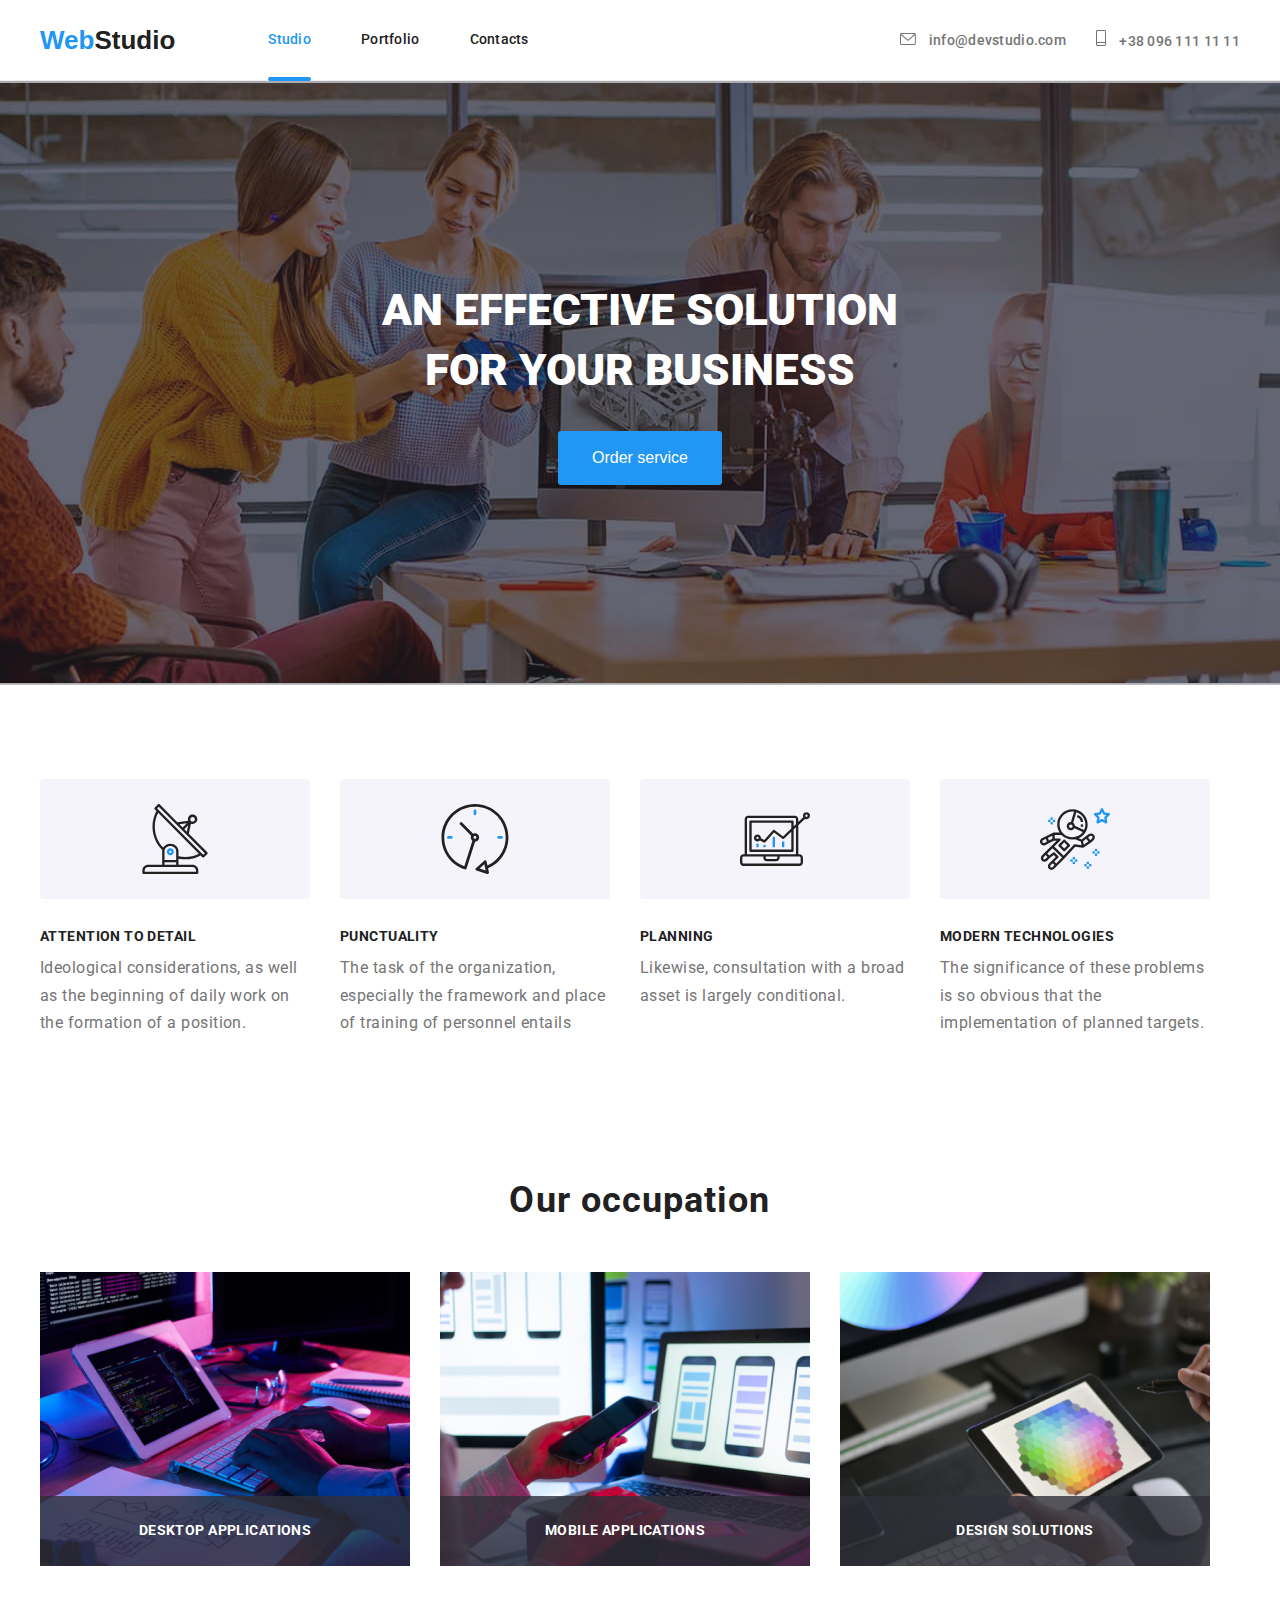
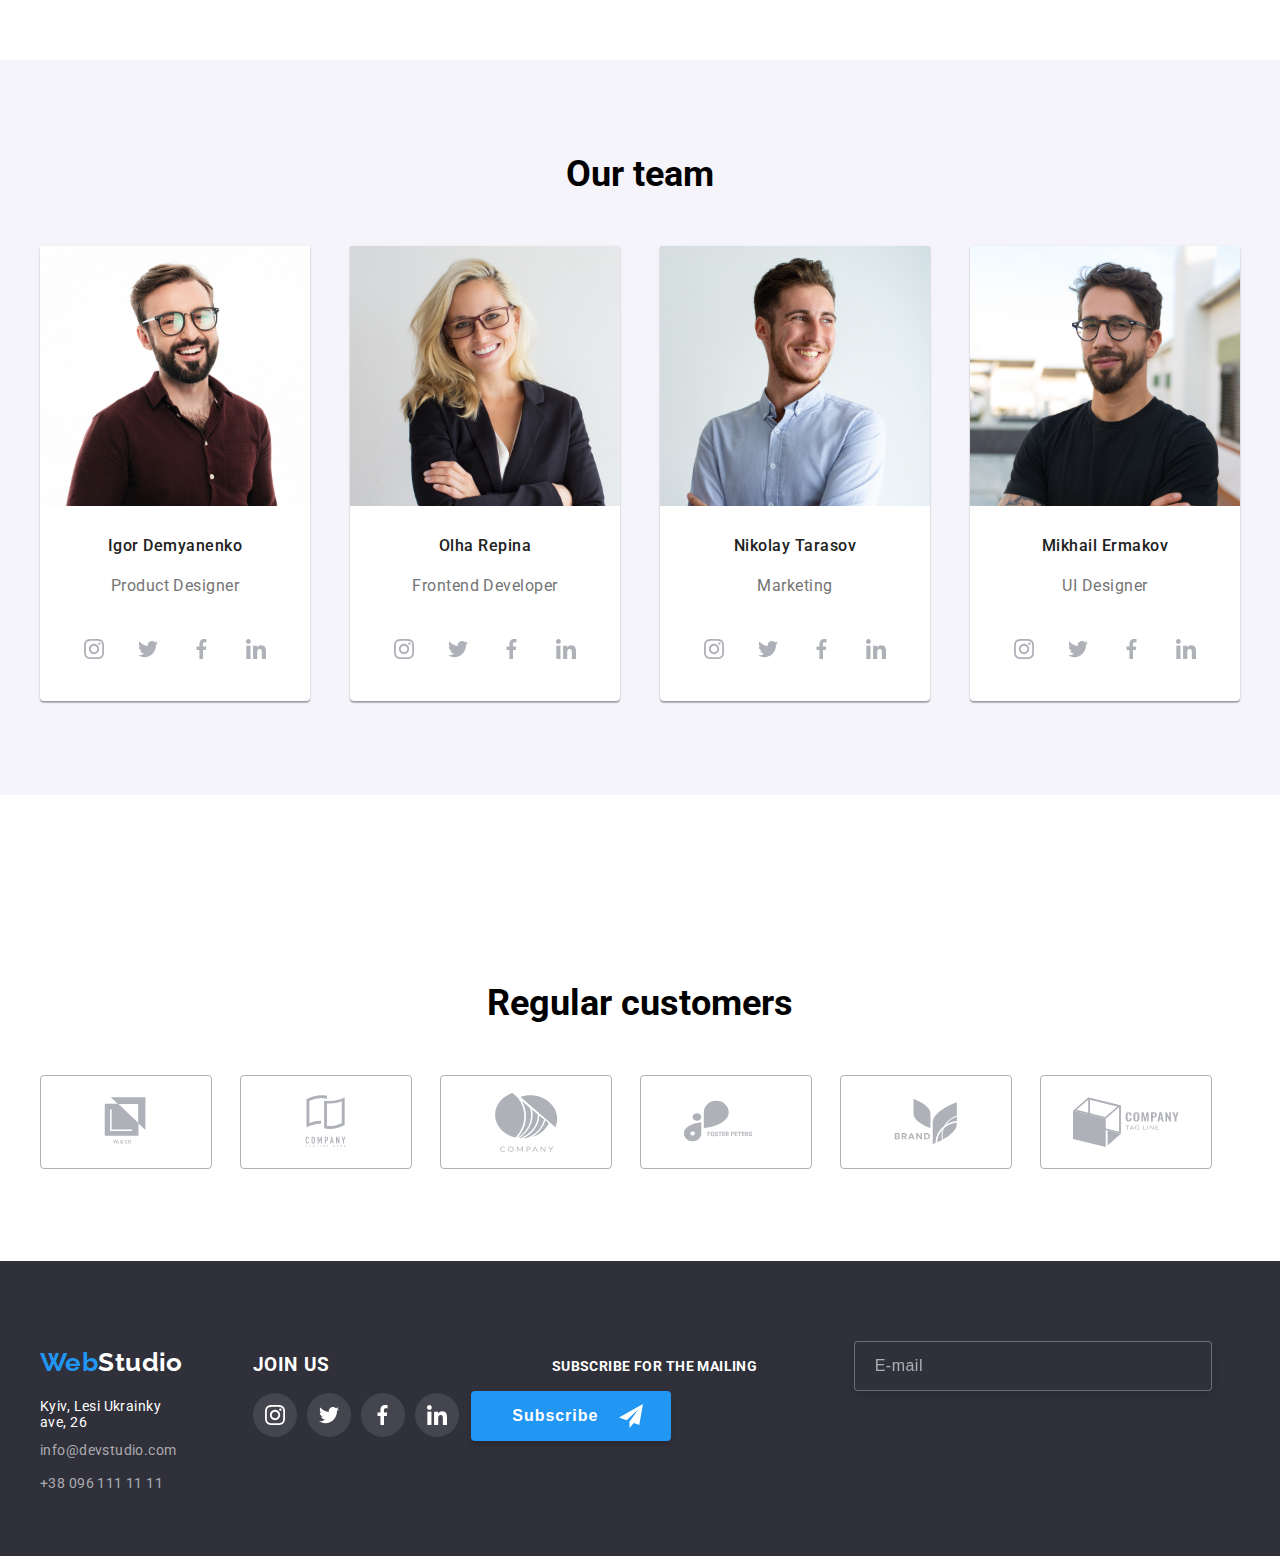
<file: index.html>
<!DOCTYPE html>
<html lang="en">

<head>
    <meta charset="UTF-8">
    <link rel="stylesheet" href="https://cdnjs.cloudflare.com/ajax/libs/modern-normalize/1.1.0/modern-normalize.min.css"
        integrity="sha512-wpPYUAdjBVSE4KJnH1VR1HeZfpl1ub8YT/NKx4PuQ5NmX2tKuGu6U/JRp5y+Y8XG2tV+wKQpNHVUX03MfMFn9Q=="
        crossorigin="anonymous" referrerpolicy="no-referrer" />
    <meta http-equiv="X-UA-Compatible" content="IE=edge">
    <meta name="viewport" content="width=device-width, initial-scale=1.0">
    <link rel="preconnect" href="https://fonts.googleapis.com">
    <link rel="preconnect" href="https://fonts.gstatic.com" crossorigin>
    <link rel="preconnect" href="https://fonts.googleapis.com">
    <link rel="preconnect" href="https://fonts.gstatic.com" crossorigin>
    <link
        href="https://fonts.googleapis.com/css2?family=Raleway:wght@700&family=Roboto:wght@400;500;700;900&display=swap"
        rel="stylesheet">
    <!-- <link> -->
    <link rel="stylesheet" href="css/style.css">
    <title>Studio</title>
</head>

<body>
    <!--Header-->
    <header class="header">
        <div class="container contacts-header">
        <nav class="nav">
            <a class="web-studio" href="index.html"><span class="web">Web</span>Studio
            </a>
            <ul class="site-nav item">
                <li class="item">
                    <a class="text-studio" href="#">Studio</a>
                </li>
                <li class="item">
                    <a class="text-portfolio" href="portfolio.html">Portfolio</a>
                </li>
                <li class="item">
                    <a class="contacts" href="#">Contacts</a>
                </li>
            </ul>
        </nav>
        <ul class="contacts-header item">
            <li class="item">
                <a class="mail-header" href="mailto:info@devstudio">
                    <svg class="icon-right" width='16' height='12'>
                        <use href="./images/spraits.svg#icon-mail"></use>
                    </svg>
                    info@devstudio.com</a>
            </li>
            <li class="item">
                <a class="tel-header" href="tel:+380961111111">
                    <svg class="icon-right" width="10" height="16">
                        <use href="./images/spraits.svg#smart"></use>
                    </svg>
                    +38 096 111 11 11</a>
            </li>
        </ul>
        </div>
    </header>
    <!--/Header-->

    <!--Banner-Content-->
    <main>
        <section class="banner">
            <div class="container">
            <h1 class="banner-text">AN EFFECTIVE SOLUTION <br> FOR YOUR BUSINESS
            </h1>
            <button class="btn-text-banner" type="button" data-modal-open>Order service
            </button>
            </div>
        </section>
        <!--/Banner-Content-->
        <!--Features-->
        <section class="section">
            <div class="container">
            <ul class="features">
                <li class="description-item">
                    <div class="icon-features">
                        <svg class="icons-feature" width="70" height="70">
                            <use href="./images/spraits.svg#antenna"></use>
                        </svg> 
                    </div>
                    <h3 class="text-features">Attention to detail</h3>
                    <p class="description">
                        Ideological considerations, as well as the beginning of daily work on the formation of a
                        position.
                    </p>
                </li>
                <li class="description-item">
                    <div class="icon-features">
                        <svg class="icons-feature" width="70" height="70">
                            <use href="./images/spraits.svg#clock"></use>
                        </svg>
                    </div>
                    <h3 class="text-features">Punctuality</h3>
                    <p class="description">
                        The task of the organization, especially the framework and place of training of personnel
                        entails
                    </p>
                </li>
                <li class="description-item">
                    <div class="icon-features">
                        <svg class="icons-feature" width="70" height="70">
                            <use href="./images/spraits.svg#diagram"></use>
                        </svg>
                    </div>
                    <h3 class="text-features">Planning</h3>
                    <p class="description">
                        Likewise, consultation with a broad asset is largely conditional.
                    </p>
                </li>
                <li class="description-item">
                    <div class="icon-features">
                        <svg class="icons-feature" width="70" height="70">
                            <use href="./images/spraits.svg#astronaut"></use>
                        </svg>
                    </div>
                    <h3 class="text-features">Modern technologies</h3>
                    <p class="description">
                        The significance of these problems is so obvious that the implementation of planned targets.
                    </p>
                </li>
            </ul>
            </div>
        </section>
        <!--/Features-->
        <!--Occupation-->
        <section>
            <div class="container">
            <h2 class="occupation">Our occupation</h2>
            <ul class="occupation-inner">
                <li class="item-occupation">
                    <div class="inner-occupation">
                        <img class="img-occupation" src="images/works-img1.jpg" alt="Aplication Development">
                        <h2 class="inner-text">
                            Desktop applications
                        </h2>
                    </div>
                </li>
    
                <li class="item-occupation">
                    <div class="inner-occupation">
                        <img class="img-occupation" src="images/works-img2.jpg" alt="Adaptation">
                        <h2 class="inner-text">
                            Mobile applications
                        </h2>
                    </div>
                </li>
                <li class="item-occupation">
                    <div class="inner-occupation">
                        <img class="img-occupation" src="images/works-img3.jpg" alt="Design Decoration">
                        <h2 class="inner-text">
                            Design solutions
                        </h2>
                    </div>
                </li>
            </ul>
            </div>
        </section>
        <!--/Occupation-->
        <!--Our-workers-->
        <section class="section section-inner">
            <div class="container">
            <h2 class="our-team">Our team</h2>
            <ul class="inner-team">
                <li class="team">
                    <img class="team-card" src="images/worker-img1.jpg" width="270" height="260" alt="Igor Demyanenko">
                    <div class="item-work">
                    <h3 class="developers-name">Igor Demyanenko</h3>
                    <p class="position">
                        Product Designer
                    </p>
                    <ul class="social-set">
                        <li class="item-social">
                            <a class="social-link" href="http://www.instagram.com/">
                                <svg class="item-socials" width="20" height="20">
                                    <use href="./images/spraits.svg#instagram"></use>
                                </svg>
                            </a>
                    
                        </li>
                        <li class="item-social">
                            <a class="social-link" href="https://twitter.com/">
                                <svg class="item-socials" width="20" height="20">
                                    <use href="./images/spraits.svg#twitter"></use>
                                </svg>
                            </a>
                        </li>
                        <li class="item-social">
                            <a class="social-link" href="https://www.facebook.com/">
                                <svg class="item-socials" width="20" height="20">
                                    <use href="./images/symbol-defs.svg#facebook"></use>
                                </svg>
                            </a>
                        </li>
                    
                        <li class="item-social">
                            <a class="social-link" href="https://www.linkedin.com/">
                                <svg class="item-socials" width="20" height="20">
                                    <use href="./images/spraits.svg#linkedin"></use>
                                </svg>
                            </a>
                        </li>
                    </ul>
                    </div>
                </li>
                <li class="team">
                    <img class="team-card" src="images/worker-img2.jpg" width="270" height="260" alt="Olha Repina">
                    <div class="item-work">
                    <h3 class="developers-name">Olha Repina</h3>
                    <p class="position">
                        Frontend Developer
                    </p>
                <ul class="social-set">
                    <li class="item-social">
                        <a class="social-link" href="http://www.instagram.com/">
                            <svg class="item-socials" width="20" height="20">
                                <use href="./images/spraits.svg#instagram"></use>
                            </svg>
                        </a>
                
                    </li>
                    <li class="item-social">
                        <a class="social-link" href="https://twitter.com/">
                            <svg class="item-socials" width="20" height="20">
                                <use href="./images/spraits.svg#twitter"></use>
                            </svg>
                        </a>
                    </li>
                    <li class="item-social">
                        <a class="social-link" href="https://www.facebook.com/">
                            <svg class="item-socials" width="20" height="20">
                                <use href="./images/symbol-defs.svg#facebook"></use>
                            </svg>
                        </a>
                    </li>
                
                    <li class="item-social">
                        <a class="social-link" href="https://www.linkedin.com/">
                            <svg class="item-socials" width="20" height="20">
                                <use href="./images/spraits.svg#linkedin"></use>
                            </svg>
                        </a>
                    </li>
                </ul>
                </div>
                </li>
                <li class="team">
                    <img class="team-card" src="images/worker-img3.jpg" width="270" height="260" alt="Nikolay Tarasov">
                    <div class="item-work">
                    <h3 class="developers-name">Nikolay Tarasov</h3>
                    <p class="position">Marketing</p>
                <ul class="social-set">
                    <li class="item-social">
                        <a class="social-link" href="http://www.instagram.com/">
                            <svg class="item-socials" width="20" height="20">
                                <use href="./images/spraits.svg#instagram"></use>
                            </svg>
                        </a>
                
                    </li>
                    <li class="item-social">
                        <a class="social-link" href="https://twitter.com/">
                            <svg class="item-socials" width="20" height="20">
                                <use href="./images/spraits.svg#twitter"></use>
                            </svg>
                        </a>
                    </li>
                    <li class="item-social">
                        <a class="social-link" href="https://www.facebook.com/">
                            <svg class="item-socials" width="20" height="20">
                                <use href="./images/symbol-defs.svg#facebook"></use>
                            </svg>
                        </a>
                    </li>
                
                    <li class="item-social">
                        <a class="social-link" href="https://www.linkedin.com/">
                            <svg class="item-socials" width="20" height="20">
                                <use href="./images/spraits.svg#linkedin"></use>
                            </svg>
                        </a>
                    </li>
                </ul>
                </div>
                </li>
                <li class="team">
                    <img class="team-card" src="images/worker-img4.jpg" width="270" height="260" alt="Mikhail Ermakov">
                    <div class="item-work">
                    <h3 class="developers-name">Mikhail Ermakov</h3>
                    <p class="position">UI Designer</p>
            <ul class="social-set">
                <li class="item-social">
                    <a class="social-link" href="http://www.instagram.com/">
                        <svg class="item-socials" width="20" height="20">
                            <use href="./images/spraits.svg#instagram"></use>
                        </svg>
                    </a>
            
                </li>
                <li class="item-social">
                    <a class="social-link" href="https://twitter.com/">
                        <svg class="item-socials" width="20" height="20">
                            <use href="./images/spraits.svg#twitter"></use>
                        </svg>
                    </a>
                </li>
                <li class="item-social">
                    <a class="social-link" href="https://www.facebook.com/">
                        <svg class="item-socials" width="20" height="20">
                            <use href="./images/symbol-defs.svg#facebook"></use>
                        </svg>
                    </a>
                </li>
            
                <li class="item-social">
                    <a class="social-link" href="https://www.linkedin.com/">
                        <svg class="item-socials" width="20" height="20">
                            <use href="./images/spraits.svg#linkedin"></use>
                        </svg>
                    </a>
                </li>
            </ul>
            </div>
                </li>
            </ul>
            </div>
        </section>

    <section class="section">
        <div class="container">
            <h2 class="customers">Regular customers</h2>
            <ul class="clients">
                <li class="item-clients">
    
                    <a class="link-company" href="">
                        <div class="inner-company">
                            <svg class="icon-company" width="106" height="60">
                                <use href="./images/spraits.svg#icon-company-1"></use>
                            </svg>
                        </div>
    
                    </a>
                </li>
                <li class="item-clients">
                    <div class="inner-company"></div>
                    <a class="link-company" href="">
                        <svg class="icon-company" width="106" height="60">
                            <use href="./images/spraits.svg#icon-company-2"></use>
                        </svg>
                    </a>
                </li>
                <li class="item-clients">
                    <div class="inner-company"></div>
                    <a class="link-company" href="">
                        <svg class="icon-company" width="106" height="60">
                            <use href="./images/spraits.svg#icon-company-3"></use>
                        </svg>
                    </a>
                </li>
                <li class="item-clients">
                    <div class="inner-company"></div>
                    <a class="link-company" href="">
                        <svg class="icon-company" width="106" height="60">
                            <use href="./images/symbol-company-5.svg#icon-company-4"></use>
                        </svg>
                    </a>
                </li>
                <li class="item-clients">
                    <div class="inner-company"></div>
                    <a class="link-company" href="">
                        <svg class="icon-company" width="106" height="60">
                            <use href="./images/spraits.svg#icon-company-5"></use>
                        </svg>
                    </a>
                </li>
                <li class="item-clients">
                    <div class="inner-company"></div>
                    <a class="link-company" href="">
                        <svg class="icon-company" width="106" height="60">
                            <use href="./images/spraits.svg#icon-company-6"></use>
                        </svg>
                    </a>
                </li>
            </ul>
        </div>
    </section>
    </main>
    <!--/Our-workers-->
    <!--Footer-->
    <footer class="footer section-footer">
        
        <div class="container main-footer">
        
            <div class="inner-address">
                <address class="address">
            <a class="web-studio-footer" href="#"><span class="web">Web</span>Studio</a>
            
            <a class="inner-address" href="https://goo.gl/maps/U2Tdcyb7d477dYDr9"> Kyiv, Lesi Ukrainky ave, 26</a>
            
            <a class="mail-footer" href="mailto:info@devstudio.com">info@devstudio.com</a>
            
            <a class="tel-footer" href="tel:+380961111111">+38 096 111 11 11</a>
        </address>
        </div>

        <div class="inner-icons">
            <h3 class="title-icons">
                JOIN US
            </h3>
            <ul class="inner-footer-social">
                <li class="item-footer-social"><a class="footer-social" href="">
                        <svg class="icon-social" width="20" height="20">
                            <use href="./images/spraits.svg#instagram"></use>
                        </svg>
                    </a>
                </li>
            
                <li class="item-footer-social">
                    <a class="footer-social" href="">
                        <svg class="icon-social" width="20" height="20">
                            <use href="./images/spraits.svg#twitter"></use>
                        </svg>
                    </a>
                </li>
            
                <li class="item-footer-social"><a class="footer-social" href="">
                        <svg class="icon-social" width="20" height="20">
                            <use href="./images/symbol-defs.svg#facebook"></use>
                        </svg>
                    </a>
                </li>
            
                <li class="item-footer-social"><a class="footer-social" href="">
                        <svg class="icon-social" width="20" height="20">
                            <use href="./images/spraits.svg#linkedin"></use>
                        </svg>
                    </a>
                </li>
            </ul>
        </div>
                <form>
                    <label class="title-mail-footer">Subscribe for the mailing
                        <input type="text" name="mail" id="" class="form-footer placeholder-footer" placeholder="E-mail">
                    </label>
                
                    <button type="submit" class="subscribe">Subscribe
                        
                        <svg class="icon-footer" width="24" height="24">
                            <use href="./images/spraits.svg#icon-send"></use>
                        </svg>
                        
                    </button>
                    
                </form>
        </div>
    </footer>
    <!--/Footer-->

    <div class="backdrop is-hidden" data-modal>
        <div class="window-form">
            <h3 class="modal-text">
                Leave your data, we will contact you
            </h3>
                <form action="#" class="input">
                
<label for="user_name" class="label-text">Name </label>
<span class="icons-form">
    <input type="text" name="name" class="input-form" required minlength="2" maxlength="12" id="user_name" />
    <svg class="icon-form" width="12" height="12">
        <use href="./images/spraits.svg#icon-name"></use>
    </svg>
</span>


<label for="user_tel" class="label-text">Phone number </label>
<span class="icons-form">
    <input type="text" name="tel" class="input-form" id="user_tel" required />
    <svg class="icon-form" width="13" height="13">
        <use href="./images/spraits.svg#icon-tel"></use>
    </svg>
</span>




<label for="user_mail" class="label-text">Mail</label>
<span class="icons-form">
    <input type="text" name="mail" class="input-form" id="user_mail" />
    <svg class="icon-form" width="15" height="12">
        <use href="./images/spraits.svg#mail"></use>
    </svg>
</span>

<label for="com-text" class="coment-text">Comments</label>
<textarea name="comment" class="area-input placeholder-text" placeholder="Введите текст" id="com-text"></textarea>

<div class="check">
    <input type="checkbox" name="policy" id="check" class="checkbox-modal visually-hidden">
    <label class="text-condition" for="check">
        <span class="check-label">
            <svg class="icon-check" width="11" height="9">
                <use href="./images/spraits.svg#icon-check"></use>
            </svg>
        </span>
        I subscribe to the mailing and accept <a class="link-condition" href=""> Terms of Use</a></label>
</div>
<button type="submit" class="btn-submit">Send</button>

</form>

<button class="inner-win" data-modal-close>

    <svg class="close-win" width="11" height="11">
        <use href="./images/win-close.svg#icon-close"></use>
    </svg>
</button>
</div>

</div>


<script src="./js/modal.js"></script>
</body>
</html>
</file>
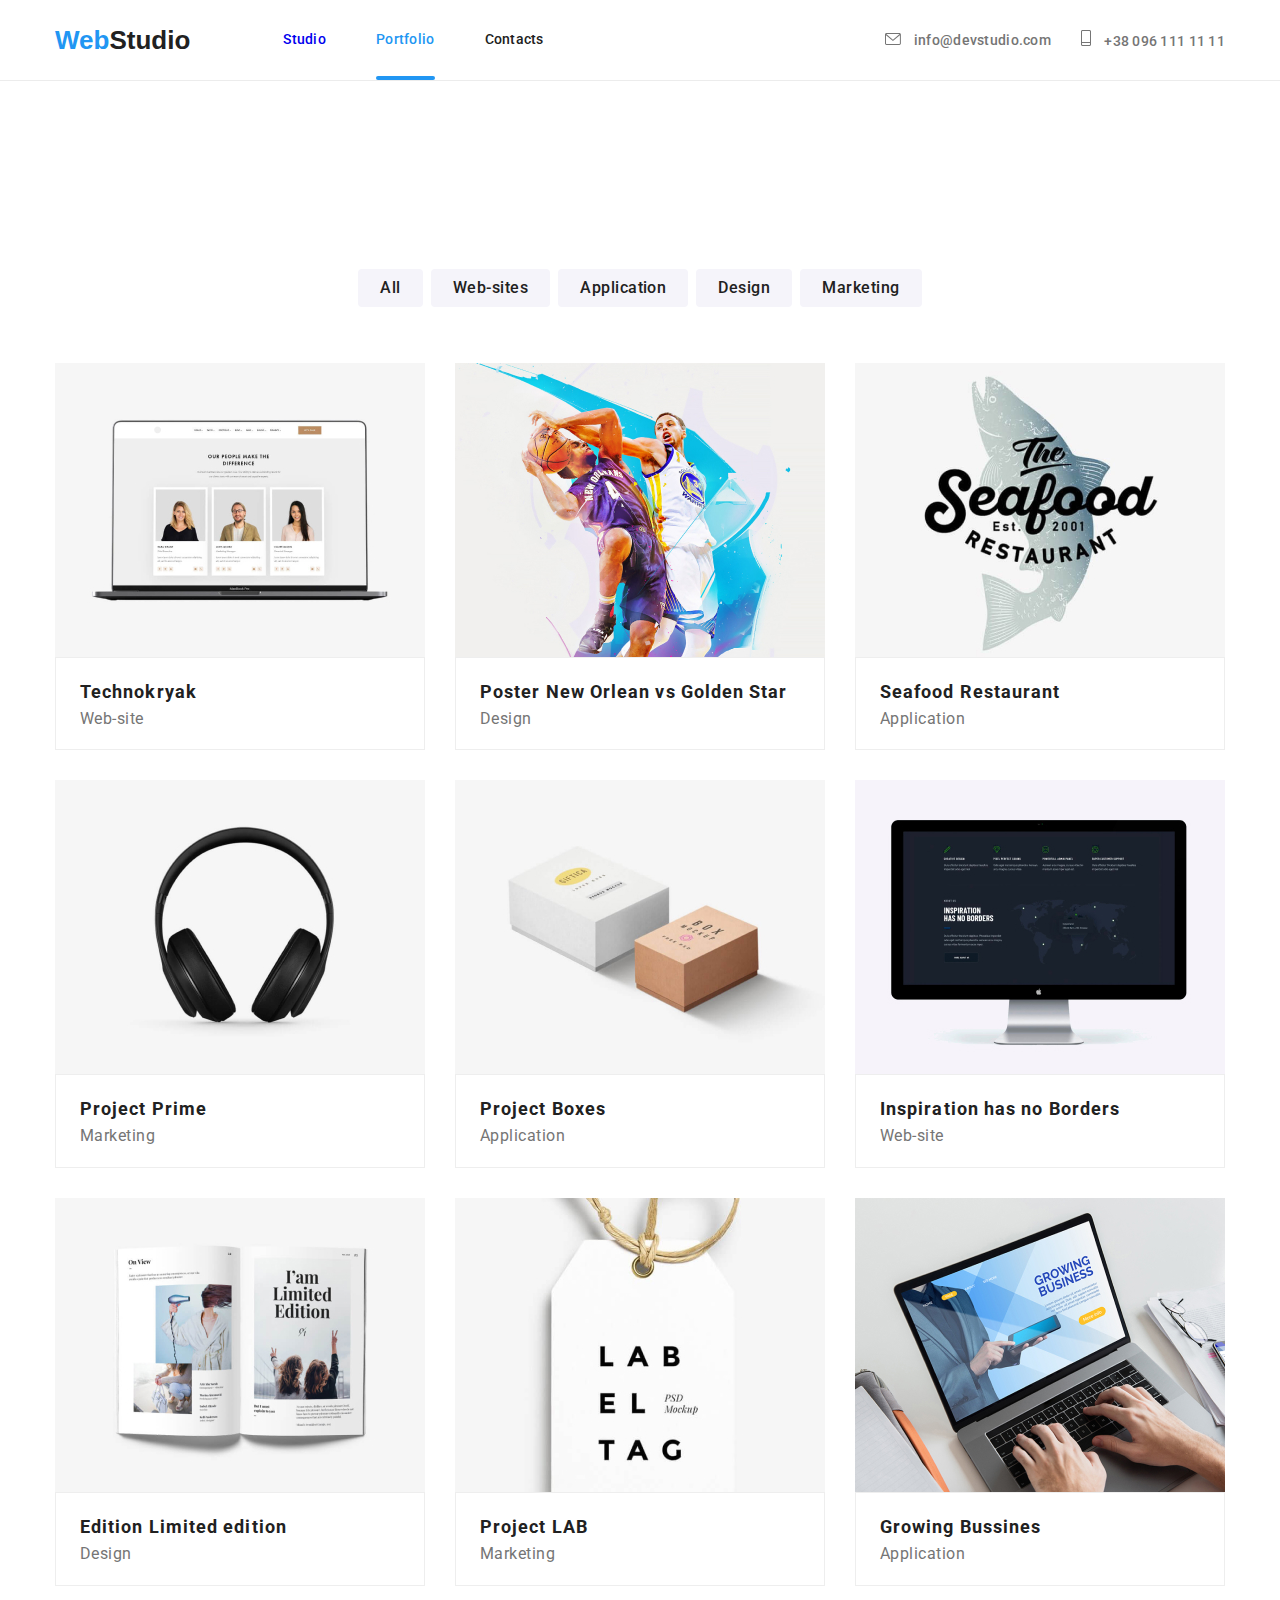
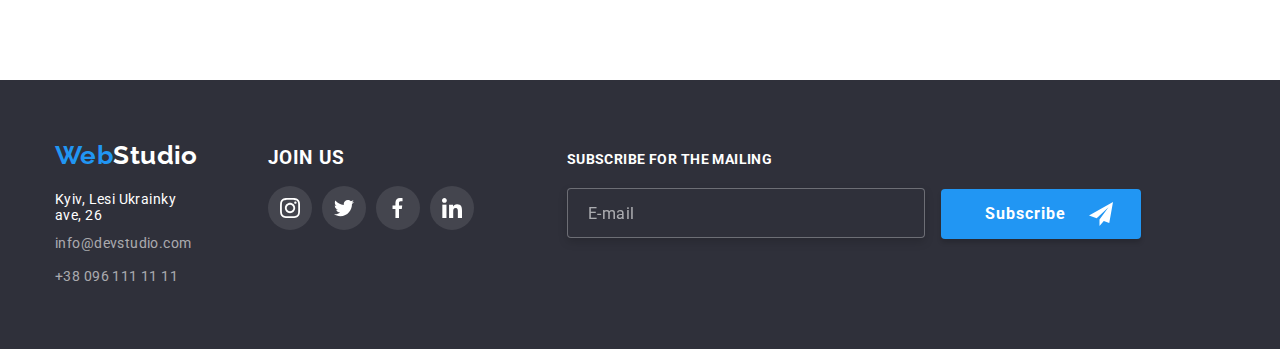
<file: portfolio.html>
<!DOCTYPE html>
<html lang="en">

<head>
    <meta charset="UTF-8">
    <meta http-equiv="X-UA-Compatible" content="IE=edge">
    <meta name="viewport" content="width=device-width, initial-scale=1.0">
    <link rel="preconnect" href="https://fonts.googleapis.com">
    <link rel="preconnect" href="https://fonts.gstatic.com" crossorigin>
    <link href="https://fonts.googleapis.com/css2?family=Raleway:wght@700&family=Roboto:wght@400;500;700;900&display=swap" rel="stylesheet">
    <link rel="stylesheet"
    href="https://cdnjs.cloudflare.com/ajax/libs/modern-normalize/1.1.0/modern-normalize.min.css"/>
    <link rel="stylesheet" href="css/style.css">
    <title>Portfolio</title>
</head>

<body>
    
        <header class="header">
            <div class="container contacts-header">
                <nav class="nav">
                    <a class="web-studio" href="https://www.coherence.digital/"><span class="web">Web</span>Studio
                    </a>
                    <ul class="site-nav item">
                        <li class="item">
                            <a class="link-studio" href="index.html">Studio</a>
                        </li>
                        <li class="item">
                            <a class="text-portfolio-page-second" href="portfolio.html">Portfolio</a>
                        </li>
                        <li class="item">
                            <a class="contacts" href="#">Contacts</a>
                        </li>
                    </ul>
                </nav>
                <ul class="contacts-header item">
                    <li class="item">
                        <a class="mail-header" href="mailto:info@devstudio">
                            <svg class="icon-right" width="16" height="12">
                                <use href="./images/spraits.svg#icon-mail"></use>
                            </svg>
                            info@devstudio.com</a>
                    </li>
                    <li class="item">
                        <a class="tel-header" href="tel:+380961111111">
                            <svg class="icon-right" width="10" height="16">
                                <use href="./images/spraits.svg#smart"></use>
                            </svg>
                            +38 096 111 11 11</a>
                    </li>
                </ul>
            </div>
        </header>
    <!--/Portfolio-header-->

    <!--Navigation-buttons-->
    <main>
        <section class="section btn-section">
            <div class="container">
                <h2 class="visually-hidden">Possibilities</h2>
                
                <ul class="buttons-group btn-item">
                    <li class="button-item">
                        <button class="button-all" type="button">All</button>
                    </li>
                    <li class="button-item">
                        <button class="buttons" type="button">Web-sites</button>
                    </li>
                    <li class="button-item">
                        <button class="buttons" type="button">Application</button>
                    </li>
                    <li class="button-item">
                        <button class="buttons" type="button">Design</button>
                    </li>
                    <li class="button-item">
                        <button class="buttons" type="button">Marketing</button>
                    </li>
                </ul>
            </div>
        <!--/Navigation-buttons-->
        <!--Picture-list-->
    <div class="container">
        <ul class="presentation">
            <li class="presentation-item">
                <a class="link-presentation" href="#">
                    <div class="overlay">
                        <img class="img-style" src="images/portfolio-img1.jpg" width="370" height="294" alt="Technokryak"
                            title="Technokryak">
                        <p class="top-text">
                            Technokryak is a modern platform used to spread the coronavirus. Companies use this platform for
                            digital espionage and
                            attacks on the protected servers of their rivals.
                        </p>
                    </div>
                    <div class="inner-text-present">
                        <h3 class="text-heading-presentation">Technokryak</h3>
                        <p class="description-text-presentation">
                            Web-site
                        </p>
                    </div>
                </a>
            </li>
            <li class="presentation-item">
                <a class="link-presentation" href="#">
                    <div class="overlay">
                        <img class="img-style" src="images/portfolio-img2.jpg" width="370" height="294"
                            alt="Poster New Orlean vs Golden Star" title="Poster New Orlean vs Golden Star">
                        <p class="top-text">
                            Technokryak is a modern platform used to spread the coronavirus. Companies use this platform for
                            digital espionage
                            and
                            attacks on the protected servers of their rivals.
                        </p>
                    </div>
                    <div class="inner-text-present">
                        <h3 class="text-heading-presentation">Poster New Orlean vs Golden Star</h3>
                        <p class="description-text-presentation">
                            Design
                        </p>
                    </div>
                </a>
            </li>
            <li class="presentation-item">
                <a class="link-presentation" href="#">
                    <div class="overlay">
                        <img class="img-style" src="images/portfolio-img3.jpg" width="370" height="294"
                            alt="Seafood Restaurant" title="Seafood Restaurant">
                        <p class="top-text">
                            Technokryak is a modern platform used to spread the coronavirus. Companies use this platform for
                            digital espionage
                            and
                            attacks on the protected servers of their rivals.
                        </p>
                    </div>
                    <div class="inner-text-present">
                        <h3 class="text-heading-presentation">Seafood Restaurant</h3>
                        <p class="description-text-presentation">
                            Application
                        </p>
                    </div>
                </a>
            </li>
            <li class="presentation-item">
                <a class="link-presentation" href="#">
                    <div class="overlay">
                        <img class="img-style" src="images/portfolio-img4.jpg" width="370" height="294" alt="Project Prime"
                            title="Project Prime">
                        <p class="top-text">
                            Technokryak is a modern platform used to spread the coronavirus. Companies use this platform for
                            digital espionage and
                            attacks on the protected servers of their rivals.
                        </p>
                    </div>
                    <div class="inner-text-present">
                        <h3 class="text-heading-presentation">Project Prime</h3>
                        <p class="description-text-presentation">
                            Marketing
                        </p>
                    </div>
                </a>
            </li>
            <li class="presentation-item">
                <a class="link-presentation" href="#">
                    <div class="overlay">
                        <img class="img-style" src="images/portfolio-img5.jpg" width="370" height="294" alt="Project Boxes"
                            title="Project Boxes">
                        <p class="top-text">
                            Technokryak is a modern platform used to spread the coronavirus. Companies use this platform for
                            digital espionage and
                            attacks on the protected servers of their rivals.
                        </p>
                    </div>
                    <div class="inner-text-present">
                        <h3 class="text-heading-presentation">Project Boxes</h3>
                        <p class="description-text-presentation">
                            Application
                        </p>
                    </div>
                </a>
            </li>
            <li class="presentation-item">
                <a class="link-presentation" href="#">
                    <div class="overlay">
                        <img class="img-style" src="images/portfolio-img6.jpg" width="370" height="294"
                            alt="Inspiration has no Borders" title="Inspiration has no Borders">
                        <p class="top-text">
                            Technokryak is a modern platform used to spread the coronavirus. Companies use this platform for
                            digital espionage and
                            attacks on the protected servers of their rivals.
                        </p>
                    </div>
                    <div class="inner-text-present">
                        <h3 class="text-heading-presentation">Inspiration has no Borders</h3>
                        <p class="description-text-presentation">
                            Web-site
                        </p>
                    </div>
                </a>
            </li>
            <li class="presentation-item">
                <a class="link-presentation" href="#">
                    <div class="overlay">
                        <img class="img-style" src="images/portfolio-img7.jpg" width="370" height="294"
                            alt="Edition Limited edition" title="Edition Limited edition">
                        <p class="top-text">
                            Technokryak is a modern platform used to spread the coronavirus. Companies use this platform for
                            digital espionage and
                            attacks on the protected servers of their rivals.
                        </p>
                    </div>
                    <div class="inner-text-present">
                        <h3 class="text-heading-presentation">Edition Limited edition</h3>
                        <p class="description-text-presentation">
                            Design
                        </p>
                    </div>
                </a>
            </li>
            <li class="presentation-item">
                <a class="link-presentation" href="#">
                    <div class="overlay">
                        <img class="img-style" src="images/portfolio-img8.jpg" width="370" height="294" alt="Project LAB"
                            title="Project LAB">
                        <p class="top-text">
                            Technokryak is a modern platform used to spread the coronavirus. Companies use this platform for
                            digital espionage and
                            attacks on the protected servers of their rivals.
                        </p>
                    </div>
                    <div class="inner-text-present">
                        <h3 class="text-heading-presentation">Project LAB</h3>
                        <p class="description-text-presentation">
                            Marketing
                        </p>
                    </div>
                </a>
            </li>
            <li class="presentation-item">
                <a class="link-presentation" href="#">
                    <div class="overlay">
                        <img class="img-style" src="images/portfolio-img9.jpg" width="370" height="294"
                            alt="Growing Bussines" title="Growing Bussines">
                        <p class="top-text">
                            Technokryak is a modern platform used to spread the coronavirus. Companies use this platform for
                            digital espionage and
                            attacks on the protected servers of their rivals.
                        </p>
                    </div>
                    <div class="inner-text-present">
                        <h3 class="text-heading-presentation">Growing Bussines</h3>
                        <p class="description-text-presentation">
                            Application
                        </p>
                    </div>
                </a>
            </li>
        </ul>
    </div>
    </div>






        </section>
        <!--/Picture-list-->
    </main>
    <!--Footer-->
    <footer class="footer section-footer">
    
        <div class="container main-footer">
    
            <div class="inner-address">
                <address class="address">
                    <a class="web-studio-footer" href="#"><span class="web">Web</span>Studio</a>
    
                    <a class="inner-address" href="https://goo.gl/maps/U2Tdcyb7d477dYDr9"> Kyiv, Lesi Ukrainky ave, 26</a>
    
                    <a class="mail-footer" href="mailto:info@devstudio.com">info@devstudio.com</a>
                    <!-- <br> -->
                    <a class="tel-footer" href="tel:+380961111111">+38 096 111 11 11</a>
                </address>
            </div>
    
            <div class="inner-icons">
                <h3 class="title-icons">
                    JOIN US
                </h3>
                <ul class="inner-footer-social">
                    <li class="item-footer-social"><a class="footer-social" href="">
                            <svg class="icon-social" width="20" height="20">
                                <use href="./images/spraits.svg#instagram"></use>
                            </svg>
                        </a>
                    </li>
    
                    <li class="item-footer-social">
                        <a class="footer-social" href="">
                            <svg class="icon-social" width="20" height="20">
                                <use href="./images/spraits.svg#twitter"></use>
                            </svg>
                        </a>
                    </li>
    
                    <li class="item-footer-social"><a class="footer-social" href="">
                            <svg class="icon-social" width="20" height="20">
                                <use href="./images/symbol-defs.svg#facebook"></use>
                            </svg>
                        </a>
                    </li>
    
                    <li class="item-footer-social"><a class="footer-social" href="">
                            <svg class="icon-social" width="20" height="20">
                                <use href="./images/spraits.svg#linkedin"></use>
                            </svg>
                        </a>
                    </li>
                </ul>
            </div>
            <form>
                <label class="title-mail-footer" for="mail-footer">Subscribe for the mailing </label>
                <input type="text" name="mail" id="mail-footer" class="form-footer placeholder-footer" placeholder="E-mail">
            
            
                <button type="submit" class="subscribe">Subscribe
                    <svg class="icon-footer" width="24" height="24">
                        <use href="./images/spraits.svg#icon-send"></use>
                    </svg>
                </button>
            </form>
        </div>
    </footer>
    <!--/Footer-->
</body>

</html>
</file>
<file: css/style.css>
body {
  font-family: "Roboto", sans-serif;
  background-color: #fff;
  margin: 0;
}

h1,
h2,
h3,
p,
ul {
  margin: 0;
  padding: 0;
}

:root {
  --black: #212121;
  --white: #ffffff;
  --grey: #757575;
  --blue: #2196f3;
  --black-grey: #2f303a;
  --presentation-set: 30px;
}

li {
  list-style-type: none;
  padding: 0;
  margin: 0;
}
.section {
  padding-top: 94px;
  padding-bottom: 94px;
}

/*-------------------header-------------------*/

.active {
  color: var(--blue);
}
.text-portfolio2 {
  color: var(--blue);
}

.icon-right {
  margin-right: 10px;
  fill: #757575;
  transition: fill 250ms cubic-bezier(0.4, 0, 0.2, 1);
}

.mail-header:hover .icon-right,
.mail-header:focus .icon-right {
  fill: var(--blue);
}

.mail-header:hover,
.mail-header:focus {
  color: var(--blue);
}

.container {
  width: 1200px;
  margin: 0 auto;
  padding-left: 15px;
  padding-right: 15px;
}
.header {
  border-bottom: 1px solid #ececec;
}

.text-studio {
  display: block;
  padding-top: 32px;
  padding-bottom: 32px;
  font-style: normal;
  font-weight: 500;
  font-size: 14px;
  line-height: 1.14;
  letter-spacing: 0.02em;
  color: var(--blue);
  text-decoration: none;
  position: relative;
}

.text-studio::after {
  content: "";
  position: absolute;
  display: block;
  bottom: -1px;
  width: 100%;
  height: 4px;
  border-radius: 2px;
  background-color: var(--blue);
}

.web-studio {
  display: block;
  padding-top: 25px;
  padding-bottom: 24px;
  margin-right: 93px;
  font-family: "Releway", sans-serif;
  font-style: normal;
  font-weight: bold;
  font-size: 26px;
  line-height: 1.19;
  color: var(--black);
  text-decoration: none;
}
.text-studio-page-2 {
  font-style: normal;
  font-weight: 500;
  font-size: 14px;
  line-height: 1.16;
  letter-spacing: 0.02em;
  color: var(--black);
  text-decoration: none;
}
.text-studio-page-2:hover {
  color: var(--blue);
}
.text-studio-page-2:focus {
  color: var(--blue);
}
.web {
  color: var(--blue);
}
.site-nav {
  display: flex;
}
.nav {
  display: flex;
  align-items: center;
}
.site-nav .item:not(:last-child) {
  margin-right: 50px;
}
.link-studio {
  display: block;
  padding-top: 32px;
  padding-bottom: 32px;
  font-style: normal;
  font-weight: 500;
  font-size: 14px;
  line-height: 1.14;
  letter-spacing: 0.02em;
  text-decoration: none;
  position: relative;
}
.link-studio:hover {
  color: var(--blue);
}
.link-studio:focus {
  color: var(--blue);
}

.link-studio::after {
  content: "";
  position: absolute;
  display: block;
  bottom: -1px;
  width: 100%;
  border-radius: 2px;
  border-color: var(--blue);
}

::after,
::before {
  box-sizing: border-box;
}

.text-portfolio2::after {
  content: "";
  position: absolute;
  display: block;
  bottom: 0;
  width: 100%;
  height: 4px;
  border-radius: 2px;
  background-color: var(--blue);
}

.text-portfolio {
  display: block;
  padding-top: 32px;
  padding-bottom: 32px;
  font-style: normal;
  font-weight: 500;
  font-size: 14px;
  line-height: 1.14;
  letter-spacing: 0.02em;
  color: var(--black);
  text-decoration: none;
  transition: color 250ms cubic-bezier(0.4, 0, 0.2, 1);
}
.text-portfolio2 {
  display: block;
  padding-top: 32px;
  padding-bottom: 32px;
  font-style: normal;
  font-weight: 500;
  font-size: 14px;
  line-height: 1.14;
  letter-spacing: 0.02em;
  color: var(--black);
  text-decoration: none;
  transition: color 250ms cubic-bezier(0.4, 0, 0.2, 1);
}
.text-portfolio2:focus {
  color: var(--blue);
}
.text-portfolio2 {
  color: var(--blue);
}
.text-portfolio2 .text-portfolio:hover {
  color: var(--blue);
}
.text-portfolio:focus {
  color: var(--blue);
}
.text-portfolio2 {
  display: block;
  padding-top: 32px;
  padding-bottom: 32px;
  font-style: normal;
  font-weight: 500;
  font-size: 14px;
  line-height: 1.16;
  letter-spacing: 0.02em;
  color: var(--black);
  text-decoration: none;
  transition: color 250ms cubic-bezier(0.4, 0, 0.2, 1);
}
.text-portfolio2:hover {
  color: var(--blue);
}
.text-portfolio2:focus {
  color: var(--blue);
}
.contacts {
  display: block;
  padding-top: 32px;
  padding-bottom: 32px;
  font-style: normal;
  font-weight: 500;
  font-size: 14px;
  line-height: 1.14;
  letter-spacing: 0.02em;
  color: var(--black);
  text-decoration: none;
  transition: color 250ms cubic-bezier(0.4, 0, 0.2, 1);
}
.contacts:hover {
  color: var(--blue);
}
.contacts:focus {
  color: var(--blue);
}
.contacts-header {
  display: flex;
  align-items: center;
  margin: auto;
}
.contacts-header.item:last-child {
  margin-right: 0;
}
.mail-header {
  padding-right: 30px;
  font-style: normal;
  font-weight: 500;
  font-size: 14px;
  line-height: 1.14;
  letter-spacing: 0.02em;
  text-decoration: none;
  color: var(--grey);
  transition: color 250ms cubic-bezier(0.4, 0, 0.2, 1);
}

.mail-header:hover .icon-right {
  color: var(--blue);
}
.mail-header:focus .icon-right {
  color: var(--blue);
}
.tel-header {
  font-style: normal;
  font-weight: 500;
  font-size: 14px;
  line-height: 1.14;
  letter-spacing: 0.02em;
  text-decoration: none;
  color: var(--grey);
  transition: color 250ms cubic-bezier(0.4, 0, 0.2, 1);
}

.tel-header:hover .icon-right,
.tel-header:focus .icon-right {
  fill: var(--blue);
}

.tel-header:hover,
.tel-header:focus {
  color: var(--blue);
}

/* -------------------page-1------------------- */

/* -------------------banner------------------- */

.banner {
  padding-top: 200px;
  padding-bottom: 200px;
  background-repeat: no-repeat;
  display: block;
  max-width: 1600px;
  margin-right: auto;
  margin-left: auto;
  background-position: center;
  background-image: linear-gradient(
      to right,
      rgba(47, 48, 58, 0.4),
      rgba(47, 48, 58, 0.4)
    ),
    url("../images/banner-img.jpg");
}
.banner-text {
  font-size: 44px;
  font-weight: 900;
  line-height: 1.36;
  text-transform: uppercase;
  text-align: center;
  color: var(--white);
}

.window-form {
  position: absolute;
  width: 528px;
  min-height: 581px;
  background-color: #ffffff;
  border-radius: 4px;
  left: 50%;
  top: 50%;
  transform: translate(-50%, -50%);
  box-shadow: 0px 1px 3px rgba(0, 0, 0, 0.12), 0px 1px 1px rgba(0, 0, 0, 0.14),
    0px 2px 1px rgba(0, 0, 0, 0.2);
  padding: 40px;
}

.modal-text {
  font-size: 20px;
  line-height: calc(23 / 20);
  text-align: center;
  letter-spacing: 0.03em;
  color: #212121;
  margin-bottom: 12px;
}

.label-text {
  font-weight: normal;
  font-size: 12px;
  line-height: calc(14 / 12);
  letter-spacing: 0.01em;
  color: #757575;
  /* padding-bottom: 10px; */
  margin-top: 10px;
}

.input {
  display: flex;
  flex-direction: column;
}

.coment-text {
  font-weight: normal;
  font-size: 12px;
  line-height: calc(14 / 12);
  letter-spacing: 0.01em;
  color: #757575;
  /* padding-bottom: 4px; */
  margin-top: 10px;
}

.input-form {
  margin-top: 4px;
  width: 100%;
  height: 40px;
  border: solid 1px rgba(33, 33, 33, 0.2);
  border-radius: 4px;
  cursor: pointer;
  padding-left: 42px;
  transition: border-color 250ms cubic-bezier(0.4, 0, 0.2, 1);
  outline: none;
}

.input-form:focus,
.input-form:hover {
  border-color: var(--blue);
}

.input-form:hover + .icon-form,
.input-form:focus + .icon-form {
  /* border-color: solid 1px var(--blue); */
  border-color: var(--blue);
  border: none;
  fill: var(--blue);
}

.icons-form {
  display: block;
  position: relative;
}

.icon-form {
  position: absolute;
  left: 15px;
  top: 50%;
  transform: translateY(-50%);
  transition: fill 250ms cubic-bezier(0.4, 0, 0.2, 1);
}

.title-condition {
  font-style: normal;
  font-weight: normal;
  font-size: 14px;
  line-height: calc(24 / 12);
  letter-spacing: 0.03em;
  color: #757575;
  text-align: center;
}

.title-link {
  display: block;
  font-style: normal;
  font-weight: normal;
  font-size: 14px;
  line-height: calc(24 / 12);
  letter-spacing: 0.03em;
}

.area-input {
  width: 100%;
  height: 120px;
  border: solid 1px rgba(33, 33, 33, 0.2);
  border-radius: 4px;
  transition: border-color 250ms cubic-bezier(0.4, 0, 0.2, 1);
  resize: none;
  display: block;
  padding-left: 16px;
  padding-top: 12px;
  margin-top: 4px;
  margin-bottom: 20px;
}

.area-input:hover {
  border-color: var(--blue);
}

/* .textarea {
  resize: none;
} */

.placeholder-text {
  font-weight: normal;
  font-size: 12px;
  line-height: calc(14 / 12);
  letter-spacing: 0.01em;
  /* display: block;
  padding-right: 16px;
  padding-left: 16px;
  padding-top: 12px;
  padding-bottom: 12px; */
}

.placeholder-text::placeholder {
  color: rgba(117, 117, 117, 0.5);
}

.text-condition {
  font-weight: normal;
  font-size: 14px;
  line-height: 24px;
  letter-spacing: 0.03em;
  color: #757575;
  text-align: center;
  margin-bottom: 20px;
  padding-left: 13px;
}

.link-condition {
  color: var(--blue);
  margin-left: 3px;
}

.text-condition {
  display: flex;
  align-items: center;
  justify-content: center;
}

.check-label {
  width: 15px;
  height: 16px;
  border: solid 2px #000000;
  border-radius: 2px;
  margin-right: 7px;
  display: flex;
  align-items: center;
  justify-content: center;
}

.checkbox-modal:checked + .text-condition .check-label {
  background-color: #2196f3;
  border: none;
}

.btn-submit {
  background-color: var(--blue);
  width: 200px;
  height: 50px;
  border: transparent;
  border-radius: 4px;
  cursor: pointer;
  align-self: center;
  font-weight: bold;
  font-size: 16px;
  line-height: calc(30 / 16);
  text-align: center;
  letter-spacing: 0.06em;
  color: var(--white);
  box-shadow: 2px 4px 4px rgba(0, 0, 0, 0.15);
}

.backdrop {
}
/* /banner */

/* -------------------features------------------- */

.section .btn-section {
  padding-top: 94px;
  padding-bottom: 94px;
}

.inner-content {
  background: #f5f4fa;
}

.icon-features {
  width: 270px;
  height: 120px;
  margin-right: 30px;
  display: flex;
  align-items: center;
  justify-content: center;
  background-color: #f5f4fa;
  border-radius: 4px;
  margin-bottom: 30px;
}

.inner-occupation {
  position: relative;
}

.inner-text {
  position: absolute;
  bottom: 0;
  width: 370px;
  height: 70px;
  background: rgba(47, 48, 58, 0.8);
  font-weight: bold;
  font-size: 14px;
  line-height: 1.14;
  text-align: center;
  letter-spacing: 0.03em;
  text-transform: uppercase;
  display: flex;
  align-items: center;
  justify-content: center;
  color: var(--white);
}

.features {
  display: flex;
}
.text-features {
  font-style: normal;
  font-weight: bold;
  font-size: 14px;
  line-height: 1.14;
  letter-spacing: 0.03em;
  text-transform: uppercase;
  color: var(--black);
}
.description {
  font-style: normal;
  font-style: 14px;
  line-height: 1.7;
  letter-spacing: 0.03em;
  color: var(--grey);
  margin-top: 10px;
}
.description-item {
  margin-right: 30px;
  width: 270px;
}
.description-item:last-child {
  margin-right: 0;
}

.occupation {
  margin-bottom: 50px;
  margin-top: 50px;
  font-style: normal;
  font-weight: bold;
  font-size: 36px;
  line-height: 1.16;
  text-align: center;
  letter-spacing: 0.03em;
  color: var(--black);
}
.item-occupation:last-child {
  margin-top: 0;
}
.img-occupation {
  display: block;
}
.occupation-inner {
  display: flex;
  margin-bottom: 94px;
}
.item-occupation {
  margin-right: 30px;
}
/* /features */

/* -------------------team------------------- */

.section.section-inner {
  padding-top: 0;
  background-color: #f5f4fa;
}

.team {
  background-color: var(--white);
  border-color: var(--black);
  border-width: 10px;
  border: var(--black);
  border-radius: 5px;
}
.inner-team {
  display: flex;
  justify-content: space-between;
}
.inner-team .team {
  margin-right: 30px;
  background-color: #ffff;
  border-radius: 5px;
  box-shadow: 0px 1px 3px rgba(0, 0, 0, 0.12), 0px 1px 1px rgba(0, 0, 0, 0.14),
    0px 2px 1px rgba(0, 0, 0, 0.2);
  border-radius: 0px 0px 4px 4px;
}

.team:last-child {
  margin-right: 0;
}
.team-card {
  display: block;
}

.social-set {
  display: flex;
  justify-content: center;
  margin-bottom: 30px;
}

.item-socials {
  fill: #afb1b8;
  transition: fill 250ms cubic-bezier(0.4, 0, 0.2, 1);
}

.item-social {
  margin-right: 10px;
  width: 44px;
  height: 44px;
}

.item-social:last-child {
  margin-right: 0;
}

.social-link {
  /* width: 44px; */
  /* height: 44px; */
  width: 100%;
  height: 100%;
  display: flex;
  align-items: center;
  justify-content: center;
  border-radius: 50%;
  background-color: #ffffff;
  transition: background-color 250ms cubic-bezier(0.4, 0, 0.2, 1);
}

.social-link:hover,
.social-link:focus {
  background-color: var(--blue);
}

.social-link:hover .item-socials,
.social-link:focus .item-socials {
  fill: var(--white);
}

/* -----------Clients----------- */

.clients {
  display: flex;
}

.item-clients {
  margin-right: 30px;
  width: 170px;
  height: 92px;
}

.link-company {
  display: block;
  width: 100%;
  height: 100%;
  display: flex;
  align-items: center;
  justify-content: center;
  border: solid 1px #afb1b8;
  border-radius: 4px;
  cursor: pointer;
  transition-property: border-color;
  transition: color 250ms cubic-bezier(0.4, 0, 0.2, 1);
}

.icon-company {
  fill: #afb1b8;
  transition: fill 250ms cubic-bezier(0.4, 0, 0.2, 1);
}

.link-company:hover,
.link-company:focus {
  border: solid 1px #2196f3;
}

.link-company:hover,
.link-company:focus {
  fill: border solid 1px #2196f3;
}

.link-company:hover .icon-company,
.link-company:focus .icon-company {
  fill: #2196f3;
}

.item-clients:last-child {
  margin-right: 0;
}

.customers {
  margin-bottom: 50px;
  font-style: normal;
  font-weight: bold;
  font-size: 36px;
  line-height: 1.16;
  text-align: center;
  margin-top: 94px;
}

.our-team {
  margin-bottom: 50px;
  font-style: normal;
  font-weight: bold;
  font-size: 36px;
  line-height: 1.16;
  text-align: center;
  padding-top: 94px;
}
.developers-name {
  margin-bottom: 10px;
  padding-top: 30px;
  width: 270px;
  font-style: normal;
  font-weight: 500;
  font-size: 16px;
  line-height: 1.3;
  text-align: center;
  letter-spacing: 0.03em;
  color: var(--black);
}
.position {
  padding-top: 10px;
  padding-bottom: 30px;
  font-style: normal;
  font-weight: normal;
  font-size: 16px;
  line-height: 1.3;
  text-align: center;
  letter-spacing: 0.03em;
  color: var(--grey);
}
/* /team */

/* /page-1 */

/* -------------------footer------------------- */

.section-footer {
  padding-top: 60px;
  padding-bottom: 60px;
}

.form-footer {
  margin-top: 20px;
  width: 358px;
  height: 50px;
  background-color: #2f303a;
  border: 1px solid rgba(255, 255, 255, 0.3);
  box-sizing: border-box;
  filter: drop-shadow(0px 4px 4px rgba(0, 0, 0, 0.15));
  border-radius: 4px;
  padding-left: 20px;
  margin-left: 93px;
}

.placeholder-footer {
  font-size: 16px;
  line-height: calc(20 / 16);
  letter-spacing: 0.03em;
  color: rgba(255, 255, 255, 0.6);
}

.placeholder-footer::placeholder {
  color: rgba(255, 255, 255, 0.6);
}

.subscribe {
  width: 200px;
  height: 50px;
  background-color: var(--blue);
  border: transparent;
  border-radius: 4px;
  color: var(--white);
  margin-left: auto;
  font-weight: bold;
  font-size: 16px;
  line-height: calc(30 / 16);
  letter-spacing: 0.06em;
  padding-top: 10px;
  padding-bottom: 10px;
  padding-left: 29px;
  padding-right: 60px;
  box-shadow: 0px 4px 4px rgba(0, 0, 0, 0.15);
  margin-left: 12px;
  position: relative;
}

.title-mail-footer {
  font-weight: bold;
  font-size: 14px;
  line-height: 16px;
  letter-spacing: 0.03em;
  text-transform: uppercase;
  color: #ffffff;
  align-items: baseline;
  padding-left: 93px;
}

.icon-footer {
  fill: var(--white);
  position: absolute;
  top: 13px;
  right: 28px;
}

.footer {
  /* padding: 60px 0; */
  background: var(--black-grey);
}
.web-studio-footer {
  display: block;
  margin-bottom: 20px;
  font-family: "Raleway", sans-serif;
  font-style: normal;
  font-weight: bold;
  font-size: 26px;
  line-height: 1.19;
  color: var(--white);
  text-decoration: none;
}

.inner-icons {
  margin-left: 70px;
}

.main-footer {
  display: flex;
  align-items: baseline;
}

.title-icons {
  font-weight: bold;
  font-style: 14px;
  line-height: 16px;
  letter-spacing: 0.03em;
  text-transform: uppercase;
  color: #ffffff;
  margin-bottom: 20px;
}

.inner-footer-social {
  display: flex;
}

.icon-social {
  fill: #ffff;
}

.item-footer-social {
  margin-right: 10px;
  width: 44px;
  height: 44px;
}

.footer-social {
  width: 100%;
  height: 100%;
  display: flex;
  align-items: center;
  justify-content: center;
  border-radius: 50%;
  background-color: rgba(255, 255, 255, 0.1);
  transition: background-color 250ms cubic-bezier(0.17, 0.67, 0.83, 0.67);
}
.footer-social:hover,
.footer-social:focus {
  background-color: var(--blue);
}

.item-footer-social:last-child {
  margin-right: 0;
}

.address {
  /* display: flex;
  flex-direction: column; */
  font-style: normal;
  font-weight: normal;
  font-size: 14px;
  line-height: 1.16;
  letter-spacing: 0.03em;
  text-decoration: none;
  color: var(--white);
}
.inner-address {
  /* margin-top: 20px; */
  font-style: normal;
  font-weight: normal;
  font-size: 14px;
  line-height: 1.16;
  letter-spacing: 0.03em;
  text-decoration: none;
  color: var(--white);
}
.mail-footer {
  display: block;
  margin-top: 9px;
  text-decoration: none;
  font-size: 14px;
  line-height: 1.71;
  letter-spacing: 0.03em;
  color: rgba(255, 255, 255, 0.6);
}
.mail-footer:hover {
  color: var(--white);
}
.mail-footer:focus {
  color: var(--white);
}
.tel-footer {
  /* display: block;
  margin-top: 9px; */
  /* font-style: normal;
  font-weight: normal; */
  /* font-size: 14px; */
  /* line-height: 1.71;
  text-decoration: none;
  letter-spacing: 0.03em;
  color: rgba(255, 255, 255, 0.6); */
  display: block;
  margin-top: 9px;
  text-decoration: none;
  font-size: 14px;
  line-height: 1.71;
  letter-spacing: 0.03em;
  color: rgba(255, 255, 255, 0.6);
}
.tel-footer:hover {
  color: var(--white);
}
.tel-footer:focus {
  color: var(--white);
}

/* -------------------page-2------------------- */

.text-portfolio-page-second {
  display: block;
  padding-top: 32px;
  padding-bottom: 32px;
  font-style: normal;
  font-weight: 500;
  font-size: 14px;
  line-height: 1.14;
  letter-spacing: 0.02em;
  color: var(--blue);
  text-decoration: none;
  position: relative;
}

.text-portfolio-page-second::after {
  content: "";
  position: absolute;
  display: block;
  bottom: 0;
  width: 100%;
  height: 4px;
  border-radius: 2px;
  background-color: var(--blue);
}

.text-studio-page-second {
  display: block;
  padding-top: 32px;
  padding-bottom: 32px;
  font-style: normal;
  font-weight: 500;
  font-size: 14px;
  line-height: 1.14;
  letter-spacing: 0.02em;
  color: var(--black);
  text-decoration: none;
}
.text-studio-page-second:hover {
  color: var(--blue);
}

/*-------------------buttons-------------------*/

.buttons-group {
  display: flex;
  margin-top: 94px;
  margin-bottom: 56px;
}
.btn-item {
  padding-left: 8px;
  justify-content: center;
}
.btn-item:last-child {
  margin-left: 0;
}
.button-all {
  font-family: "Roboto", sans-serif;
  margin-right: 8px;
  background: #f5f4fa;
  padding: 6px 22px;
  border-radius: 4px;
  font-style: normal;
  font-weight: 500;
  font-size: 16px;
  line-height: 1.6;
  text-align: center;
  letter-spacing: 0.03em;
  color: var(--black);
  border: none;
}
.visually-hidden {
  position: absolute;
  width: 1px;
  height: 1px;
  margin: -1px;
  padding: 0;
  overflow: hidden;
  border: 0;
  clip: rect(0 0 0 0);
}
.button-all:hover {
  background: var(--blue);
  border-radius: 4px;
  color: var(--white);
}
.button-all:focus {
  color: var(--blue);
}
.buttons {
  font-family: "Roboto", sans-serif;
  margin-right: 8px;
  background: #f5f4fa;
  border-radius: 4px;
  cursor: pointer;
  padding: 6px 22px;
  font-style: normal;
  font-weight: 500;
  font-size: 16px;
  line-height: 1.6;
  text-align: center;
  letter-spacing: 0.03em;
  color: var(--black);
  border: none;
}
.buttons:hover {
  color: var(--white);
  background: var(--blue);
  border-radius: 4px;
}
.buttons:focus {
  color: var(--blue);
}

/* -------------------CARD-PRESENTATION-------------------- */

.presentation {
  display: flex;
  flex-wrap: wrap;
  margin-left: calc(-1 * var(--presentation-set));
  margin-top: calc(-1 * var(--presentation-set));
  /* padding-bottom: 94px; */
}

.img-style {
  display: block;
  width: 100%;
  height: auto;
}

.overlay {
  position: relative;
  overflow: hidden;
}

.top-text {
  position: absolute;
  top: 0;
  left: 0;
  height: 100%;
  display: block;
  padding-top: 63px;
  padding-bottom: 63px;
  padding-left: 24px;
  padding-right: 24px;
  background: rgba(33, 150, 243, 0.9);
  overflow: auto;
  transform: translateY(100%);
  transition: transform 250ms linear;
  font-weight: normal;
  font-size: 18px;
  line-height: calc(28 / 18);
  letter-spacing: 0.03;
  color: var(--white);
}

.presentation-item {
  flex-basis: calc(100% / var(--presentation-set));
  margin-left: var(--presentation-set);
  margin-top: var(--presentation-set);
}

/* .presentation-item:hover,
.presentation-item:focus {
  box-shadow: 1px 1px rgba(0, 0, 0, 0.12), 0px 4px 4px rgba(0, 0, 0, 0.06),
    1px 4px 6px rgba(0, 0, 0, 0.16);
} */

.presentation-item:hover,
.presentation-item:focus {
  transform: translateY(0%);
}

.inner-text-present {
  padding-top: 20px;
  padding-bottom: 20px;
  padding-left: 24px;
  padding-right: 24px;
  border: 1px solid #eeeeee;
  border-top: 1px solid #eeeeee;
}
.text-heading-presentation {
  font-style: normal;
  font-weight: bold;
  font-size: 18px;
  line-height: 1.5;
  letter-spacing: 0.06em;
  color: var(--black);
}
.description-text-presentation {
  font-style: normal;
  font-size: 16px;
  line-height: 1.3;
  letter-spacing: 0.03em;
  color: var(--grey);
  margin-top: 4px;
}
.link-presentation {
  text-decoration: none;
  width: 370px;
  display: block;
}

.link-presentation:hover .top-text,
.link-presentation:focus .top-text {
  transform: translateY(0%);
}

.link-presentation:hover,
.link-presentation:focus {
  box-shadow: 0px 1px 1px rgba(0, 0, 0, 0.12), 0px 4px 4px rgba(0, 0, 0, 0.06),
    1px 4px 6px rgba(0, 0, 0, 0.16);
}

.cards-portfolio {
  display: block;
}

/* ---------------BTN---------------- */
.btn-text-banner {
  font-size: 16px;
  line-height: 1.87;
  cursor: pointer;
  color: var(--white);
  background: #2196f3;
  display: block;
  margin: auto;
  margin-top: 30px;
  padding: 10px 32px;
  border-color: transparent;
  border-radius: 3px;
  transition: background-color 250ms cubic-bezier(0.4, 0, 0.2, 1);
}

.btn-text-banner:hover,
.btn-text-banner:focus {
  background: #188ce8;
  color: var(--white);
}

.backdrop {
  position: fixed;
  width: 100vw;
  height: 100vh;
  background-color: rgba(0, 0, 0, 0.2);
  top: 0;
  transition: opacity 250ms linear, visibility 300ms;
}

.window-form {
  position: absolute;
  width: 528px;
  min-height: 581px;
  background-color: #ffffff;
  border-radius: 4px;
  left: 50%;
  top: 50%;
  transform: translate(-50%, -50%);
  box-shadow: 0px 1px 3px rgba(0, 0, 0, 0.12), 0px 1px 1px rgba(0, 0, 0, 0.14),
    0px 2px 1px rgba(0, 0, 0, 0.2);
  padding: 40px;
}

.inner-win {
  width: 30px;
  height: 30px;
  border-radius: 50%;
  border: solid 1px rgba(0, 0, 0, 0.1);
  background-color: unset;
  top: 8px;
  right: 8px;
  cursor: pointer;
  position: absolute;
  transition: border-color 250ms cubic-bezier(0.4, 0, 0.2, 1);
}

.inner-win:hover {
  border-color: var(--blue);
}

.inner-win:hover .close-win,
.inner-win:focus .close-win {
  fill: var(--blue);
}

.close-win {
  fill: var(--black);
  transition: fill 250ms cubic-bezier(0.4, 0, 0.2, 1);
}

.close-win:hover,
.close-win:focus {
  fill: var(--blue);
}

.is-hidden.backdrop {
  opacity: 0;
  visibility: hidden;
  pointer-events: none;
}
</file>
